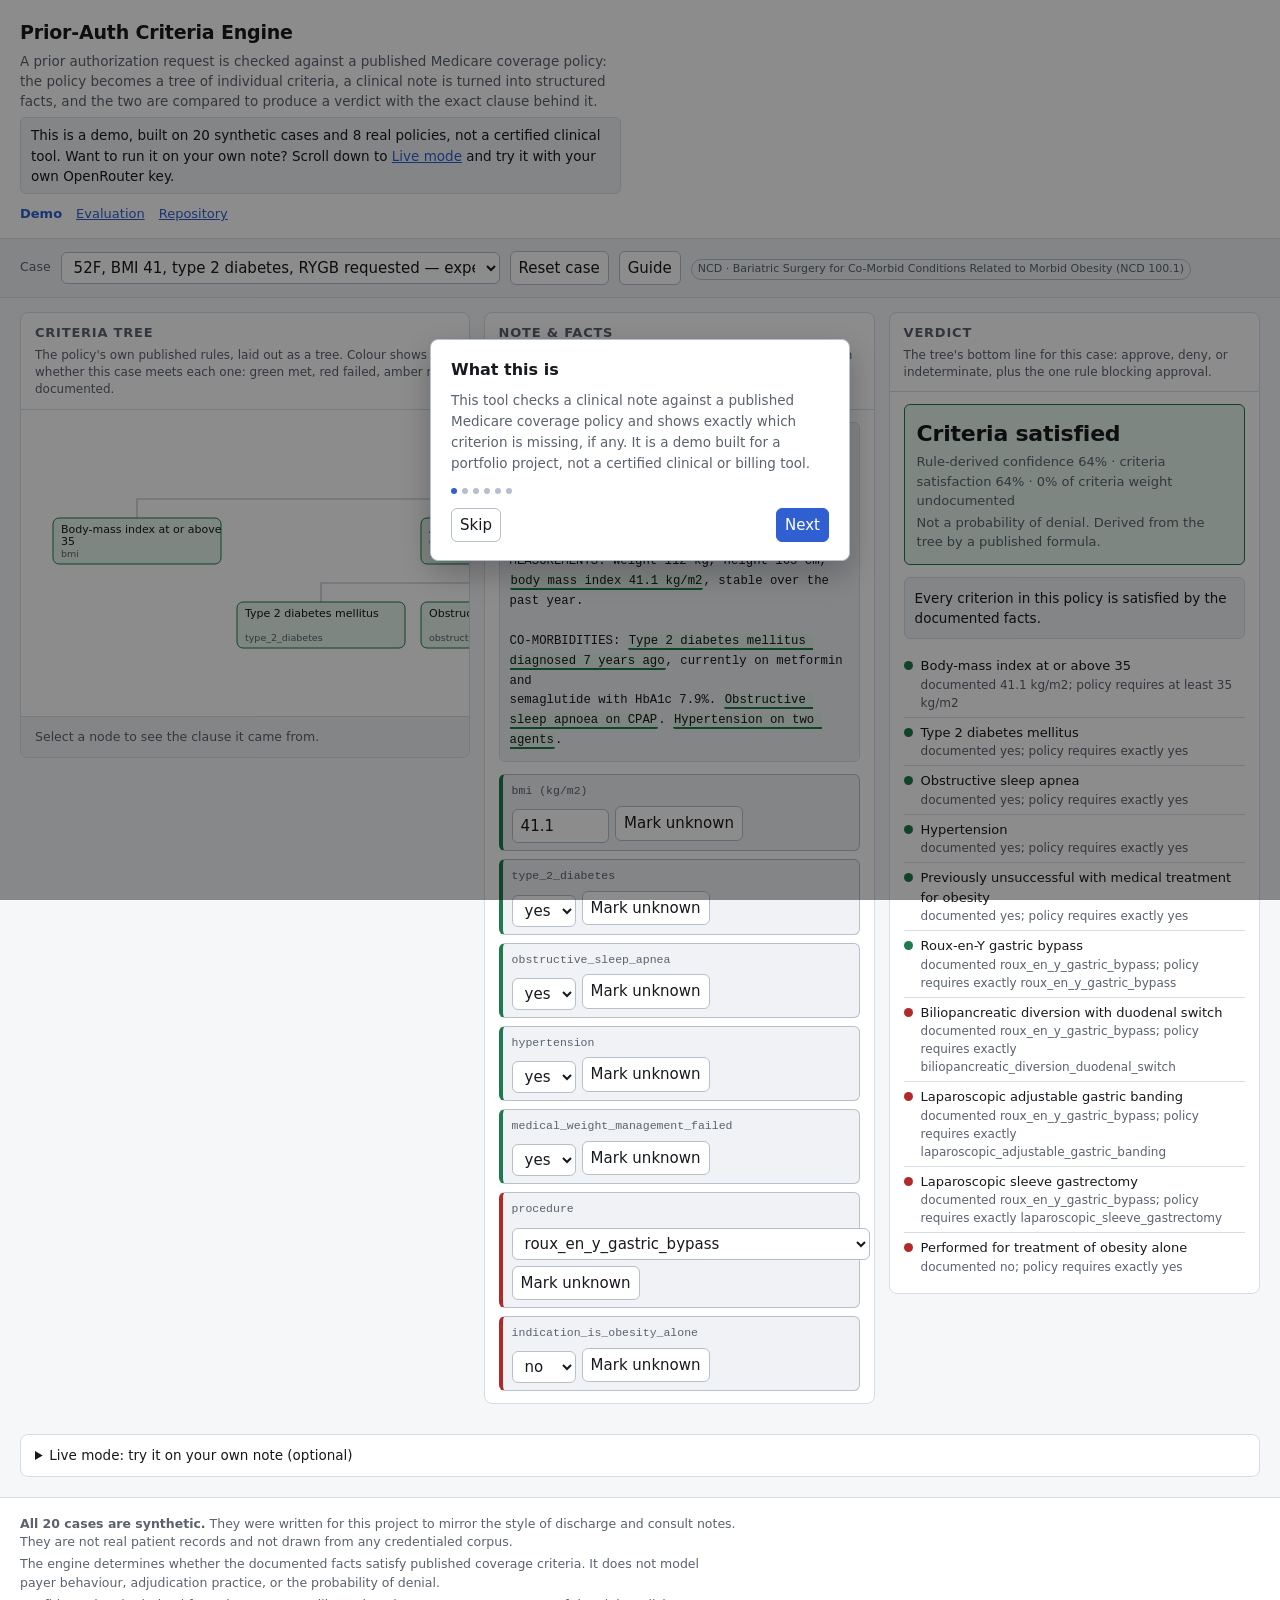
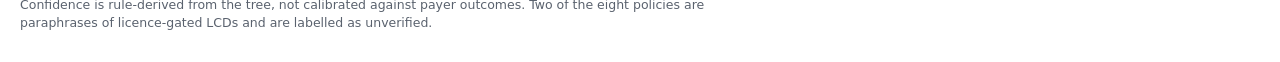
<file: docs/index.html>
<!doctype html>
<html lang="en">
<head>
<meta charset="utf-8">
<meta name="viewport" content="width=device-width, initial-scale=1">
<title>Prior-Auth Criteria Engine</title>
<meta name="description" content="Evaluates a documented clinical case against published Medicare coverage criteria and shows which clause blocks it.">
<link rel="stylesheet" href="css/style.css">
<link rel="icon" href="data:image/svg+xml,<svg xmlns='http://www.w3.org/2000/svg' viewBox='0 0 16 16'><text y='13' font-size='13'>🌳</text></svg>">
</head>
<body>

<header class="site">
  <h1>Prior-Auth Criteria Engine</h1>
  <p class="tagline">
    A prior authorization request is checked against a published Medicare coverage policy: the policy
    becomes a tree of individual criteria, a clinical note is turned into structured facts, and the two
    are compared to produce a verdict with the exact clause behind it.
  </p>
  <p class="tagline demo-note">
    This is a demo, built on 20 synthetic cases and 8 real policies, not a certified clinical tool.
    Want to run it on your own note? Scroll down to <a href="#live-panel">Live mode</a> and try it
    with your own OpenRouter key.
  </p>
  <nav class="site">
    <a href="index.html" aria-current="page">Demo</a>
    <a href="eval.html">Evaluation</a>
    <a id="repo-link" href="https://github.com/">Repository</a>
  </nav>
</header>

<div class="controls">
  <label for="case-select">Case</label>
  <select id="case-select"></select>
  <button id="reset-case" type="button">Reset case</button>
  <button id="open-guide" type="button">Guide</button>
  <span id="policy-badge"></span>
  <span id="edited-badge"></span>
</div>

<main class="panes" id="panes" hidden>
  <section class="pane" aria-labelledby="tree-heading">
    <h2 id="tree-heading">Criteria tree</h2>
    <p class="pane-hint">The policy's own published rules, laid out as a tree. Colour shows whether this case meets each one: green met, red failed, amber not documented.</p>
    <div class="tree-scroll"><svg id="tree" role="img" aria-label="Criteria tree with each node coloured by its evaluated state"></svg></div>
    <div class="node-detail" id="node-detail">
      <span class="muted">Select a node to see the clause it came from.</span>
    </div>
  </section>

  <section class="pane" aria-labelledby="note-heading">
    <h2 id="note-heading">Note &amp; facts</h2>
    <p class="pane-hint">The clinical note on the left, and the facts pulled from it on the right. Each fact is tied to the exact sentence it came from.</p>
    <div class="body">
      <div class="note" id="note"></div>
      <div class="chips" id="chips"></div>
    </div>
  </section>

  <section class="pane" aria-labelledby="verdict-heading">
    <h2 id="verdict-heading">Verdict</h2>
    <p class="pane-hint">The tree's bottom line for this case: approve, deny, or indeterminate, plus the one rule blocking approval.</p>
    <div class="body">
      <div class="verdict" id="verdict"></div>
      <div class="blocking" id="blocking"></div>
      <ul class="criteria" id="criteria"></ul>
    </div>
  </section>
</main>

<p class="status" id="status">Loading policies and cases…</p>

<details class="live" id="live-panel">
  <summary>Live mode: try it on your own note (optional)</summary>
  <div class="body" id="live-body"></div>
</details>

<footer class="site">
  <p><strong>All 20 cases are synthetic.</strong> They were written for this project to mirror the style of discharge and consult notes. They are not real patient records and not drawn from any credentialed corpus.</p>
  <p>The engine determines whether the documented facts satisfy published coverage criteria. It does not model payer behaviour, adjudication practice, or the probability of denial.</p>
  <p>Confidence is rule-derived from the tree, not calibrated against payer outcomes. Two of the eight policies are paraphrases of licence-gated LCDs and are labelled as unverified.</p>
</footer>

<script type="module" src="js/app.js"></script>

</body>
</html>
</file>
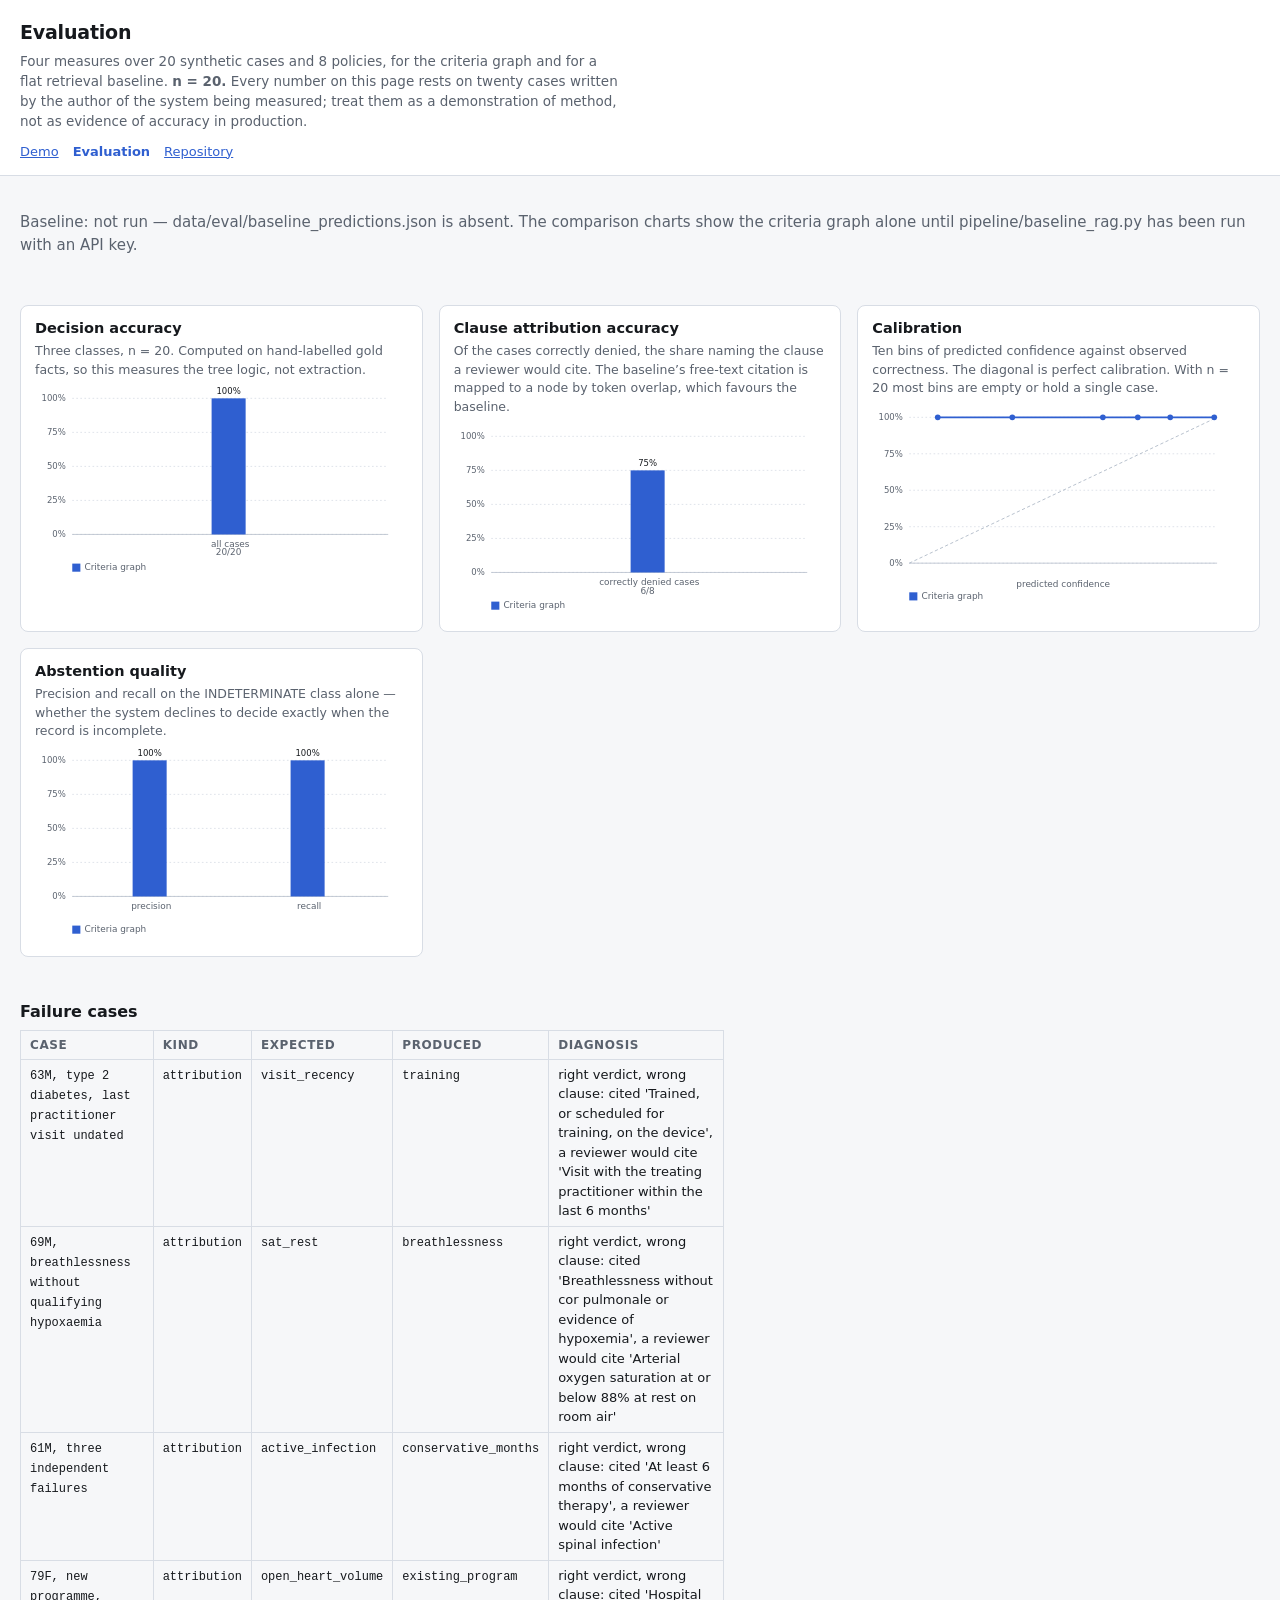
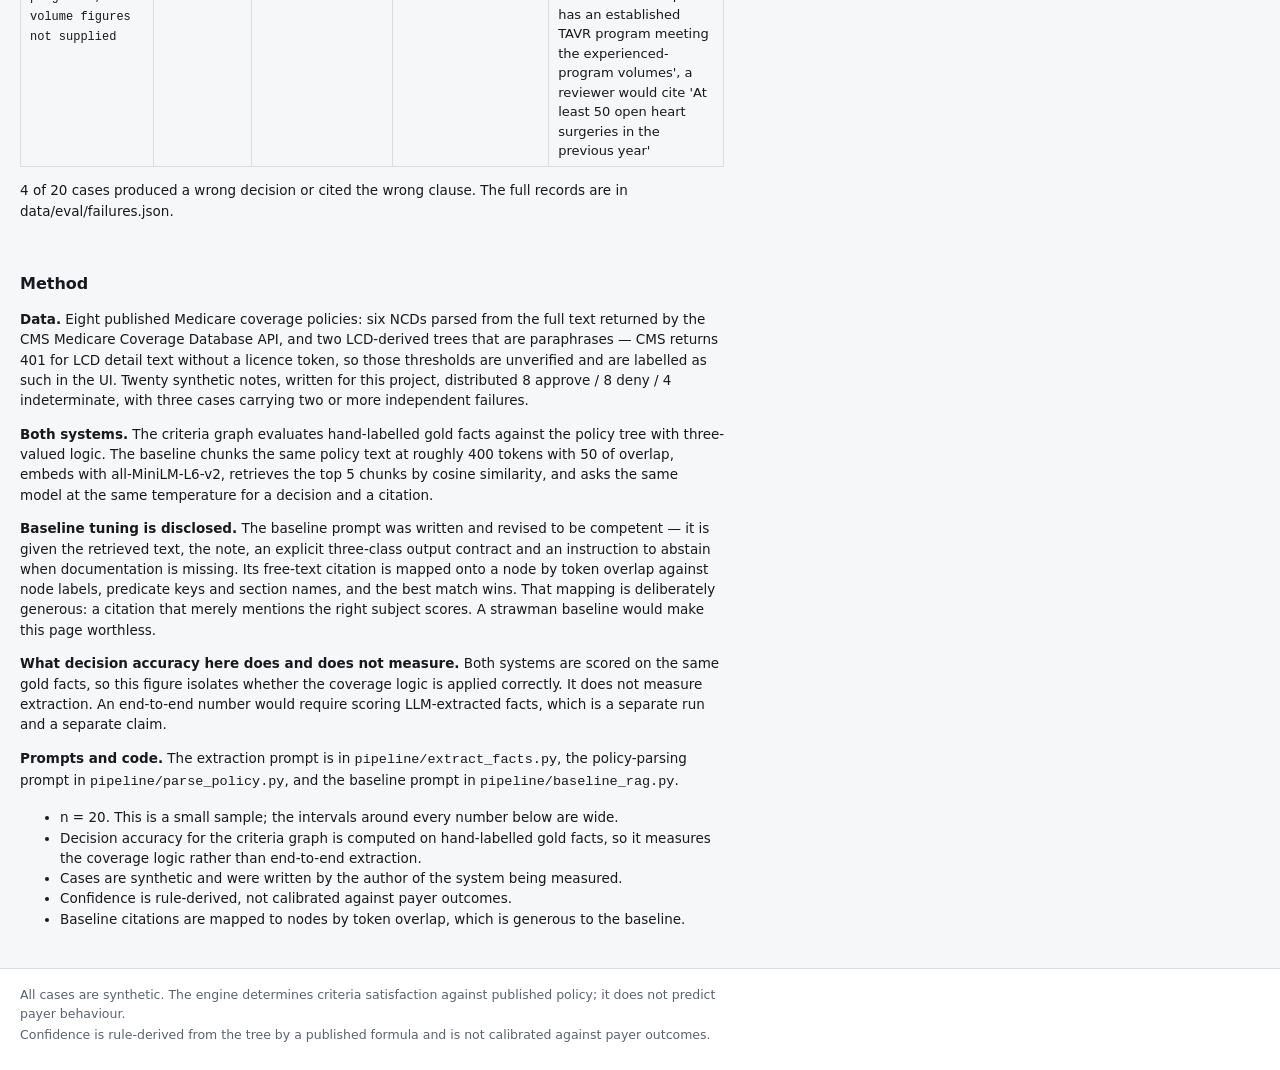
<file: docs/eval.html>
<!doctype html>
<html lang="en">
<head>
<meta charset="utf-8">
<meta name="viewport" content="width=device-width, initial-scale=1">
<title>Evaluation — Prior-Auth Criteria Engine</title>
<meta name="description" content="Decision accuracy, clause attribution, calibration and abstention quality for the criteria graph against a flat RAG baseline.">
<link rel="stylesheet" href="css/style.css">
<link rel="icon" href="data:image/svg+xml,<svg xmlns='http://www.w3.org/2000/svg' viewBox='0 0 16 16'><text y='13' font-size='13'>📊</text></svg>">
</head>
<body>

<header class="site">
  <h1>Evaluation</h1>
  <p class="tagline">
    Four measures over 20 synthetic cases and 8 policies, for the criteria graph and for a flat
    retrieval baseline. <strong>n = 20.</strong> Every number on this page rests on twenty cases
    written by the author of the system being measured; treat them as a demonstration of method,
    not as evidence of accuracy in production.
  </p>
  <nav class="site">
    <a href="index.html">Demo</a>
    <a href="eval.html" aria-current="page">Evaluation</a>
    <a href="https://github.com/Sridharmalladi/prior-auth-criteria-engine">Repository</a>
  </nav>
</header>

<p class="status" id="status">Loading evaluation results…</p>
<p class="status" id="baseline-status"></p>

<div class="charts" id="charts"></div>

<section class="prose">
  <h2>Failure cases</h2>
  <div id="failures"></div>
</section>

<section class="prose">
  <h2>Method</h2>
  <p>
    <strong>Data.</strong> Eight published Medicare coverage policies: six NCDs parsed from the full
    text returned by the CMS Medicare Coverage Database API, and two LCD-derived trees that are
    paraphrases — CMS returns 401 for LCD detail text without a licence token, so those thresholds
    are unverified and are labelled as such in the UI. Twenty synthetic notes, written for this
    project, distributed 8 approve / 8 deny / 4 indeterminate, with three cases carrying two or more
    independent failures.
  </p>
  <p>
    <strong>Both systems.</strong> The criteria graph evaluates hand-labelled gold facts against the
    policy tree with three-valued logic. The baseline chunks the same policy text at roughly 400
    tokens with 50 of overlap, embeds with all-MiniLM-L6-v2, retrieves the top 5 chunks by cosine
    similarity, and asks the same model at the same temperature for a decision and a citation.
  </p>
  <p>
    <strong>Baseline tuning is disclosed.</strong> The baseline prompt was written and revised to be
    competent — it is given the retrieved text, the note, an explicit three-class output contract and
    an instruction to abstain when documentation is missing. Its free-text citation is mapped onto a
    node by token overlap against node labels, predicate keys and section names, and the best match
    wins. That mapping is deliberately generous: a citation that merely mentions the right subject
    scores. A strawman baseline would make this page worthless.
  </p>
  <p>
    <strong>What decision accuracy here does and does not measure.</strong> Both systems are scored on
    the same gold facts, so this figure isolates whether the coverage logic is applied correctly. It
    does not measure extraction. An end-to-end number would require scoring LLM-extracted facts, which
    is a separate run and a separate claim.
  </p>
  <p>
    <strong>Prompts and code.</strong> The extraction prompt is in <code>pipeline/extract_facts.py</code>,
    the policy-parsing prompt in <code>pipeline/parse_policy.py</code>, and the baseline prompt in
    <code>pipeline/baseline_rag.py</code>.
  </p>
  <ul id="metric-notes"></ul>
</section>

<footer class="site">
  <p>All cases are synthetic. The engine determines criteria satisfaction against published policy; it does not predict payer behaviour.</p>
  <p>Confidence is rule-derived from the tree by a published formula and is not calibrated against payer outcomes.</p>
</footer>

<script type="module" src="js/charts.js"></script>
</body>
</html>
</file>
<file: docs/css/style.css>
:root {
  color-scheme: light dark;

  --bg: #f6f7f9;
  --surface: #ffffff;
  --surface-2: #f0f2f5;
  --border: #d8dde5;
  --border-strong: #b6bfcc;
  --text: #16191d;
  --text-dim: #5a626e;
  --accent: #2f5fd0;

  --true: #1f7a4d;
  --true-bg: #e3f4ea;
  --false: #b02a2a;
  --false-bg: #fbe6e6;
  --unknown: #96650a;
  --unknown-bg: #fdf1dc;
  --inert: #8b93a1;
  --inert-bg: #eef0f3;

  --radius: 8px;
  --mono: ui-monospace, "SF Mono", "JetBrains Mono", Menlo, Consolas, monospace;
  --sans: system-ui, -apple-system, "Segoe UI", Roboto, Helvetica, Arial, sans-serif;
}

@media (prefers-color-scheme: dark) {
  :root {
    --bg: #14171c;
    --surface: #1b1f26;
    --surface-2: #232830;
    --border: #2f3641;
    --border-strong: #454f5e;
    --text: #e7eaef;
    --text-dim: #9aa4b2;
    --accent: #7ba0f5;

    --true: #63c48d;
    --true-bg: #17301f;
    --false: #f08b8b;
    --false-bg: #34191a;
    --unknown: #e4b45c;
    --unknown-bg: #322616;
    --inert: #7a8493;
    --inert-bg: #242a33;
  }
}

* { box-sizing: border-box; }

body {
  margin: 0;
  background: var(--bg);
  color: var(--text);
  font: 15px/1.5 var(--sans);
}

a { color: var(--accent); }

header.site {
  padding: 18px 20px 14px;
  border-bottom: 1px solid var(--border);
  background: var(--surface);
}

header.site h1 {
  margin: 0 0 4px;
  font-size: 19px;
  letter-spacing: -0.01em;
}

header.site p.tagline {
  margin: 0 0 6px;
  color: var(--text-dim);
  font-size: 13.5px;
  max-width: 70ch;
}
header.site p.tagline:last-of-type { margin-bottom: 0; }
header.site p.tagline.demo-note {
  color: var(--text);
  background: var(--surface-2);
  border: 1px solid var(--border);
  border-radius: 6px;
  padding: 7px 10px;
}

nav.site {
  margin-top: 10px;
  display: flex;
  gap: 14px;
  font-size: 13px;
}

nav.site a[aria-current="page"] {
  font-weight: 600;
  text-decoration: none;
}

.controls {
  display: flex;
  flex-wrap: wrap;
  gap: 10px;
  align-items: center;
  padding: 12px 20px;
  border-bottom: 1px solid var(--border);
  background: var(--surface-2);
}

.controls label {
  font-size: 12.5px;
  color: var(--text-dim);
}

select, button, input[type="number"], input[type="password"], textarea {
  font: inherit;
  color: var(--text);
  background: var(--surface);
  border: 1px solid var(--border-strong);
  border-radius: 6px;
  padding: 5px 8px;
}

select { max-width: min(46ch, 70vw); }

button { cursor: pointer; }
button:hover { border-color: var(--accent); }
button.primary { background: var(--accent); color: #fff; border-color: var(--accent); }

.panes {
  display: grid;
  grid-template-columns: minmax(0, 1.15fr) minmax(0, 1fr) minmax(0, 0.95fr);
  gap: 14px;
  padding: 14px 20px 30px;
  align-items: start;
}

@media (max-width: 1100px) {
  .panes { grid-template-columns: 1fr; }
}

.pane {
  background: var(--surface);
  border: 1px solid var(--border);
  border-radius: var(--radius);
  min-width: 0;
}

.pane > h2 {
  margin: 0;
  padding: 10px 14px 0;
  font-size: 13px;
  text-transform: uppercase;
  letter-spacing: 0.06em;
  color: var(--text-dim);
}

.pane-hint {
  margin: 4px 0 0;
  padding: 0 14px 10px;
  font-size: 12px;
  line-height: 1.45;
  color: var(--text-dim);
  border-bottom: 1px solid var(--border);
}

.pane > .body { padding: 12px 14px; }

/* ---------------------------------------------------------------- tree --- */

.tree-scroll {
  overflow: auto;
  max-height: 68vh;
  padding: 8px;
}

.node-box { cursor: pointer; }
.node-box rect {
  fill: var(--inert-bg);
  stroke: var(--border-strong);
  stroke-width: 1;
  rx: 6;
}
.node-box text { font-size: 11px; fill: var(--text); }
.node-box .node-sub { font-size: 9.5px; fill: var(--text-dim); }

.node-box.state-TRUE rect { fill: var(--true-bg); stroke: var(--true); }
.node-box.state-FALSE rect { fill: var(--false-bg); stroke: var(--false); }
.node-box.state-UNKNOWN rect { fill: var(--unknown-bg); stroke: var(--unknown); }

.node-box.blocking rect { stroke-width: 2.5; stroke-dasharray: 4 2; }
.node-box.selected rect { stroke-width: 2.5; }
.node-box.linked rect { stroke-width: 2.5; stroke: var(--accent); }

.edge { fill: none; stroke: var(--border-strong); stroke-width: 1.2; }
.edge.on-path { stroke: var(--text-dim); stroke-width: 2; }

.node-detail {
  border-top: 1px solid var(--border);
  padding: 10px 14px;
  font-size: 13px;
  background: var(--surface-2);
  border-radius: 0 0 var(--radius) var(--radius);
}
.node-detail .muted { color: var(--text-dim); font-size: 12.5px; }

/* ---------------------------------------------------------------- note --- */

.note {
  font-family: var(--mono);
  font-size: 12.3px;
  line-height: 1.62;
  white-space: pre-wrap;
  max-height: 340px;
  overflow: auto;
  background: var(--surface-2);
  border: 1px solid var(--border);
  border-radius: 6px;
  padding: 10px;
}

.note mark {
  background: var(--inert-bg);
  border-bottom: 2px solid var(--border-strong);
  color: inherit;
  padding: 0 1px;
  border-radius: 2px;
  cursor: pointer;
}
.note mark.state-TRUE { background: var(--true-bg); border-color: var(--true); }
.note mark.state-FALSE { background: var(--false-bg); border-color: var(--false); }
.note mark.state-UNKNOWN { background: var(--unknown-bg); border-color: var(--unknown); }
.note mark.linked { outline: 2px solid var(--accent); }

.chips { display: flex; flex-direction: column; gap: 8px; margin-top: 12px; }

.chip {
  border: 1px solid var(--border-strong);
  border-radius: 6px;
  padding: 7px 9px;
  background: var(--surface-2);
}
.chip.linked { outline: 2px solid var(--accent); }
.chip.state-TRUE { border-left: 4px solid var(--true); }
.chip.state-FALSE { border-left: 4px solid var(--false); }
.chip.state-UNKNOWN { border-left: 4px solid var(--unknown); }
.chip.missing { opacity: 0.85; border-style: dashed; }

.chip .key {
  font-family: var(--mono);
  font-size: 11.5px;
  color: var(--text-dim);
  word-break: break-all;
}
.chip .row { display: flex; align-items: center; gap: 6px; margin-top: 5px; flex-wrap: wrap; }
.chip .edited { font-size: 11px; color: var(--accent); }
.chip input[type="number"] { width: 6.5em; }

/* ------------------------------------------------------------- verdict --- */

.verdict {
  border-radius: 6px;
  padding: 12px;
  border: 1px solid var(--border-strong);
}
.verdict.APPROVE { background: var(--true-bg); border-color: var(--true); }
.verdict.DENY { background: var(--false-bg); border-color: var(--false); }
.verdict.INDETERMINATE { background: var(--unknown-bg); border-color: var(--unknown); }

.verdict .decision { font-size: 22px; font-weight: 650; letter-spacing: -0.01em; }
.verdict .confidence { font-size: 13px; color: var(--text-dim); margin-top: 2px; }

.blocking {
  margin-top: 12px;
  padding: 10px;
  border: 1px solid var(--border);
  border-radius: 6px;
  background: var(--surface-2);
  font-size: 13.5px;
}
.blocking .delta { font-family: var(--mono); font-size: 12.5px; }

ul.criteria { list-style: none; margin: 12px 0 0; padding: 0; font-size: 13px; }
ul.criteria li {
  display: flex;
  gap: 8px;
  padding: 5px 0;
  border-top: 1px solid var(--border);
}
ul.criteria li:first-child { border-top: none; }
ul.criteria .dot { flex: none; width: 9px; height: 9px; border-radius: 50%; margin-top: 5px; }
.dot.state-TRUE { background: var(--true); }
.dot.state-FALSE { background: var(--false); }
.dot.state-UNKNOWN { background: var(--unknown); }
ul.criteria .reason { color: var(--text-dim); font-size: 12px; }

.badge {
  display: inline-block;
  font-size: 11px;
  padding: 1px 6px;
  border-radius: 999px;
  border: 1px solid var(--border-strong);
  color: var(--text-dim);
}
.badge.warn { border-color: var(--unknown); color: var(--unknown); }

/* ---------------------------------------------------------------- live --- */

details.live { margin: 0 20px 20px; border: 1px solid var(--border); border-radius: var(--radius); background: var(--surface); }
details.live > summary { padding: 10px 14px; cursor: pointer; font-size: 13.5px; }
details.live .body { padding: 0 14px 14px; }
details.live textarea { width: 100%; min-height: 150px; font-family: var(--mono); font-size: 12.3px; }
details.live input[type="password"] { width: min(420px, 100%); }
.key-notice { font-size: 12.5px; color: var(--text-dim); margin: 6px 0 0; }

/* -------------------------------------------------------------- charts --- */

.charts { padding: 14px 20px 30px; display: grid; gap: 16px; grid-template-columns: repeat(auto-fit, minmax(340px, 1fr)); }
.chart-card { background: var(--surface); border: 1px solid var(--border); border-radius: var(--radius); padding: 12px 14px; }
.chart-card h3 { margin: 0 0 2px; font-size: 14.5px; }
.chart-card p.note-line { margin: 0 0 8px; font-size: 12.5px; color: var(--text-dim); }
.chart-card svg { width: 100%; height: auto; display: block; }

.axis line, .axis path { stroke: var(--border-strong); }
.axis text { font-size: 10.5px; fill: var(--text-dim); }
.grid line { stroke: var(--border); stroke-dasharray: 2 3; }
.bar-structured { fill: var(--accent); }
.bar-baseline { fill: var(--inert); }
.series-label { font-size: 11px; fill: var(--text-dim); }
.bar-value { font-size: 10.5px; fill: var(--text); }
.line-structured { fill: none; stroke: var(--accent); stroke-width: 2; }
.line-baseline { fill: none; stroke: var(--inert); stroke-width: 2; }
.line-diagonal { fill: none; stroke: var(--border-strong); stroke-dasharray: 4 3; stroke-width: 1.2; }

table.failures { width: 100%; border-collapse: collapse; font-size: 13px; }
table.failures th, table.failures td { text-align: left; padding: 7px 8px; border-bottom: 1px solid var(--border); vertical-align: top; }
table.failures th { color: var(--text-dim); font-size: 12px; text-transform: uppercase; letter-spacing: 0.05em; }
table.failures code { font-family: var(--mono); font-size: 12px; }

section.prose { padding: 0 20px 24px; max-width: 78ch; }
section.prose h2 { font-size: 16px; margin-bottom: 6px; }
section.prose p, section.prose li { font-size: 13.5px; color: var(--text); }
section.prose table { border-collapse: collapse; font-size: 13px; }
section.prose th, section.prose td { border: 1px solid var(--border); padding: 5px 9px; }

footer.site {
  border-top: 1px solid var(--border);
  padding: 14px 20px 26px;
  color: var(--text-dim);
  font-size: 12.5px;
  background: var(--surface);
}
footer.site p { margin: 3px 0; max-width: 90ch; }

.status { padding: 20px; color: var(--text-dim); }
.error { color: var(--false); }
.visually-hidden { position: absolute; width: 1px; height: 1px; overflow: hidden; clip: rect(0 0 0 0); }

/* ---------------------------------------------------------------- tour --- */

.tour-overlay {
  position: fixed;
  inset: 0;
  background: rgba(0, 0, 0, 0.45);
  display: flex;
  align-items: center;
  justify-content: center;
  padding: 16px;
  z-index: 1000;
}
.tour-overlay[hidden] { display: none; }

.tour-dialog {
  background: var(--surface);
  border: 1px solid var(--border-strong);
  border-radius: var(--radius);
  padding: 18px 20px;
  max-width: 420px;
  width: 100%;
  box-shadow: 0 12px 32px rgba(0, 0, 0, 0.25);
}

.tour-dialog h3 { margin: 0 0 8px; font-size: 16px; }
.tour-dialog p { margin: 0; font-size: 13.5px; color: var(--text-dim); line-height: 1.55; }

.tour-dots { display: flex; gap: 5px; margin: 14px 0; }
.tour-dot { width: 6px; height: 6px; border-radius: 50%; background: var(--border-strong); }
.tour-dot.active { background: var(--accent); }

.tour-footer { display: flex; align-items: center; gap: 8px; }
.tour-footer button:first-child { margin-right: auto; }
</file>
